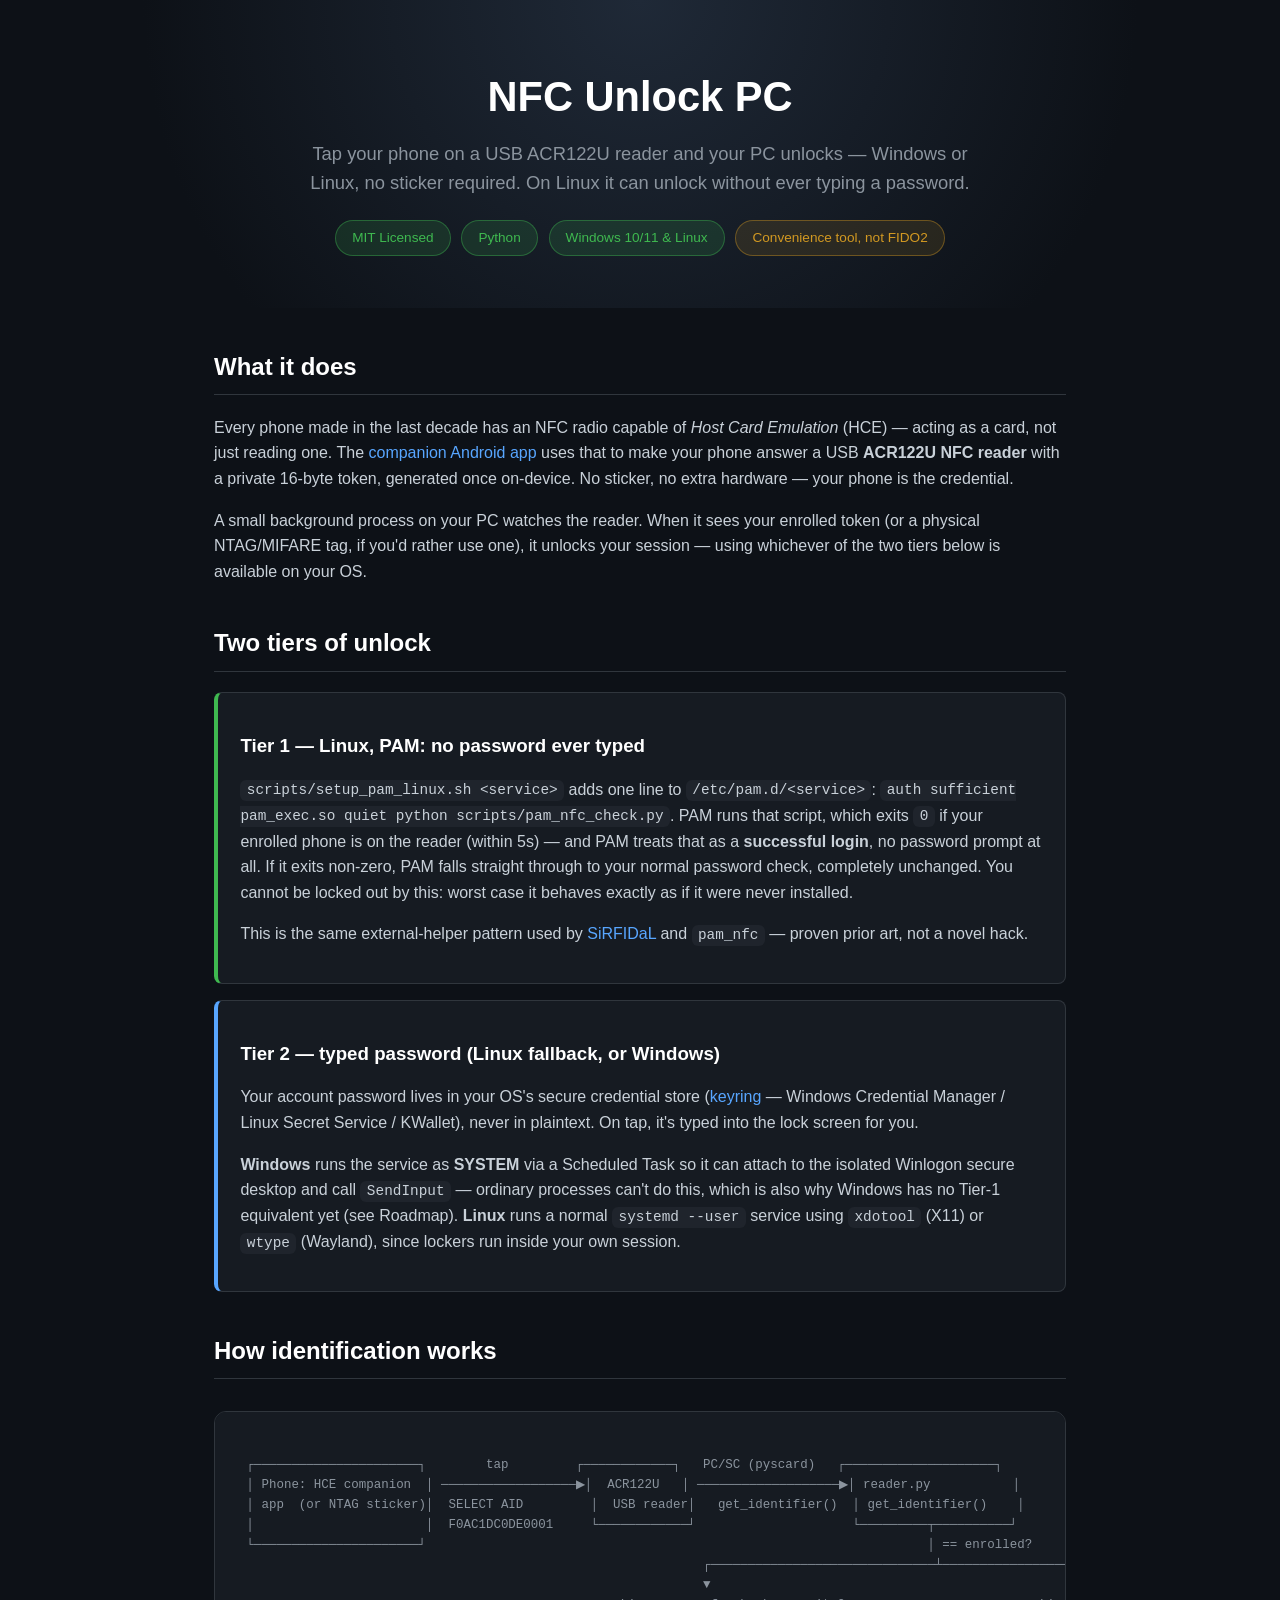
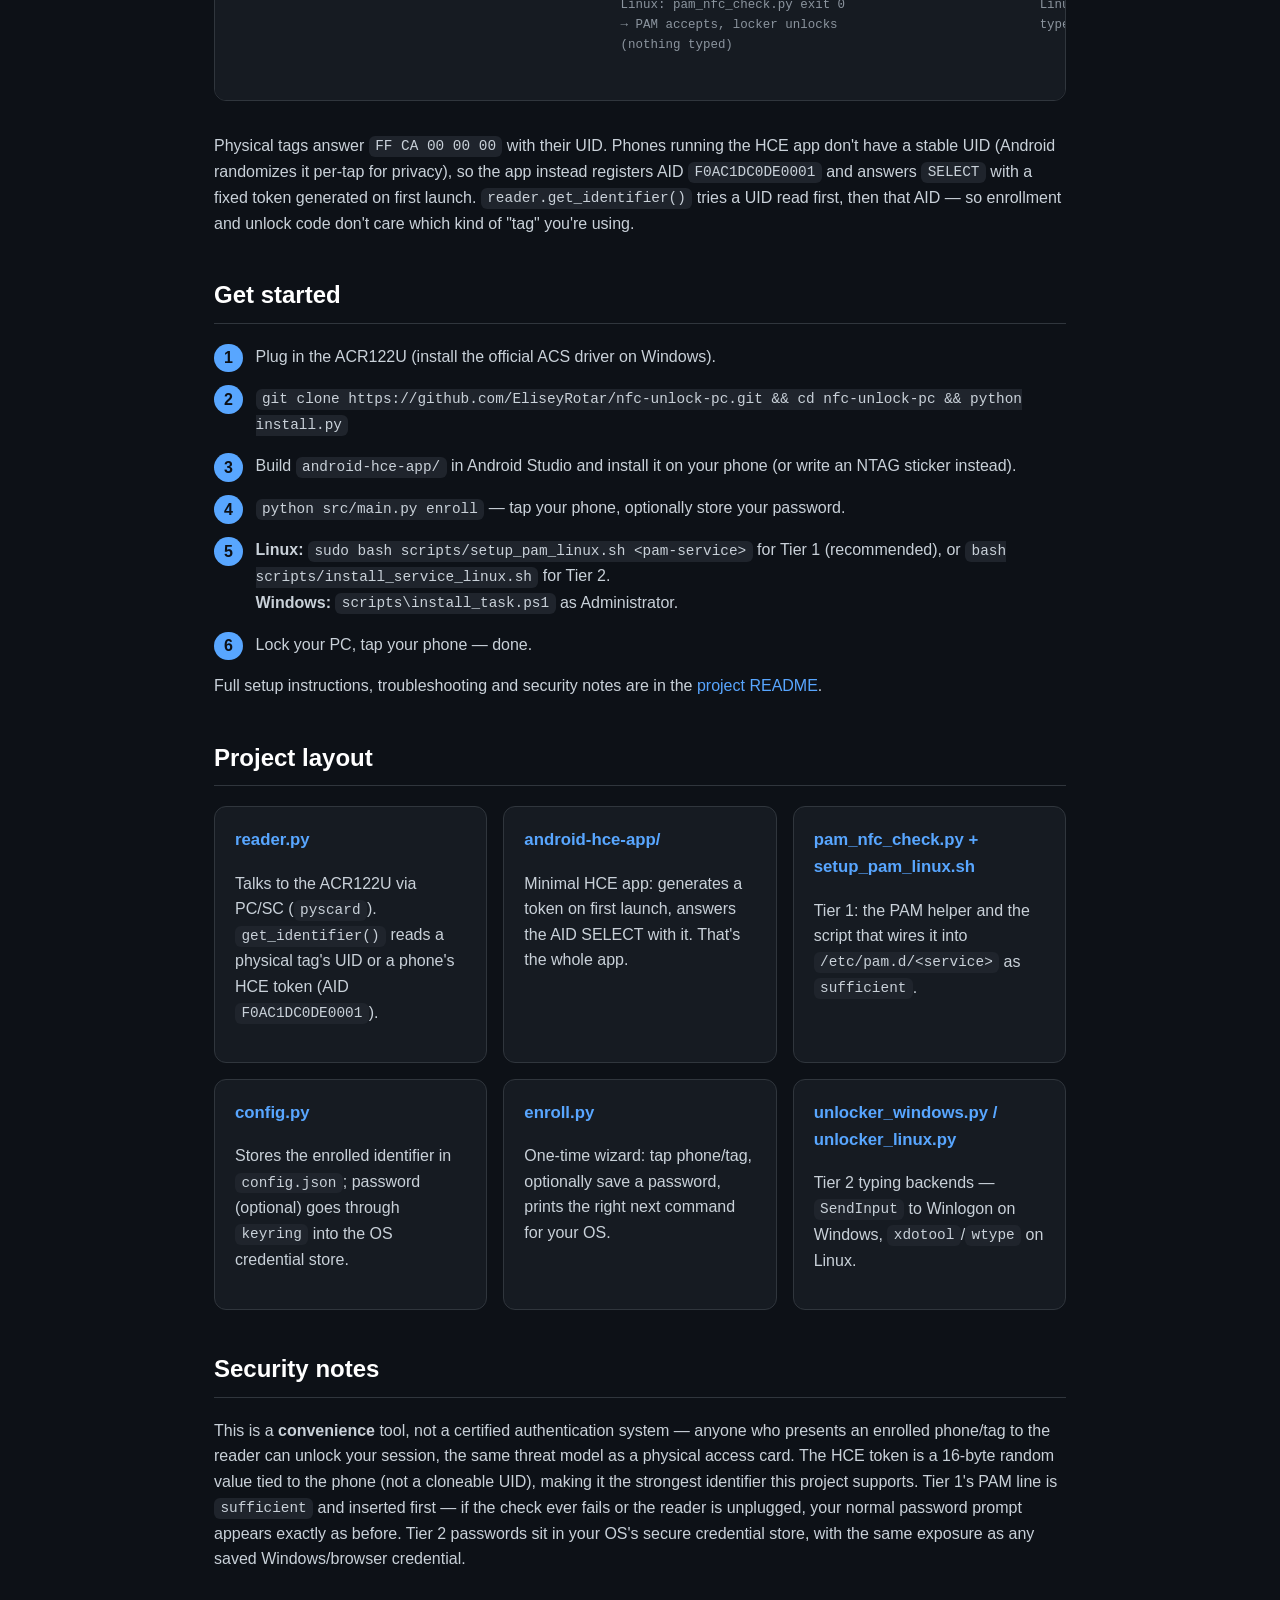
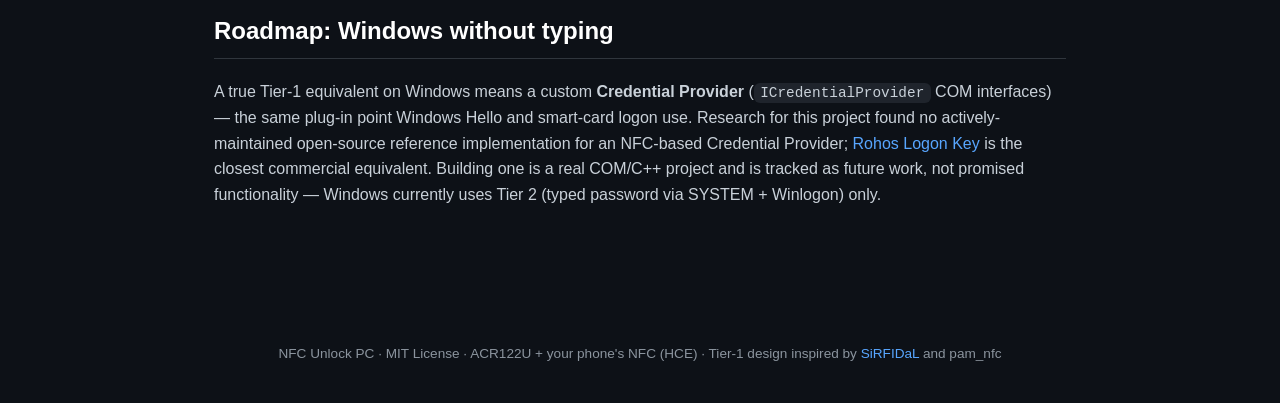
<file: docs/index.html>
<!DOCTYPE html>
<html lang="en">
<head>
  <meta charset="UTF-8">
  <meta name="viewport" content="width=device-width, initial-scale=1.0">
  <title>NFC Unlock PC — tap your phone to unlock Windows or Linux</title>
  <style>
    :root {
      --bg: #0d1117;
      --panel: #161b22;
      --accent: #58a6ff;
      --accent2: #3fb950;
      --accent3: #d29922;
      --text: #c9d1d9;
      --muted: #8b949e;
    }
    * { box-sizing: border-box; }
    body {
      margin: 0;
      font-family: -apple-system, Segoe UI, Roboto, Helvetica, Arial, sans-serif;
      background: var(--bg);
      color: var(--text);
      line-height: 1.6;
    }
    header {
      padding: 4rem 1.5rem 3rem;
      text-align: center;
      background: radial-gradient(circle at top, #1f2937 0%, var(--bg) 70%);
    }
    header h1 {
      font-size: 2.6rem;
      margin: 0 0 0.5rem;
      color: #fff;
    }
    header p {
      color: var(--muted);
      font-size: 1.15rem;
      max-width: 680px;
      margin: 0 auto;
    }
    .badges { margin-top: 1.2rem; }
    .badge {
      display: inline-block;
      margin: 0.2rem;
      padding: 0.4rem 1rem;
      border-radius: 999px;
      background: rgba(63, 185, 80, 0.15);
      color: var(--accent2);
      font-size: 0.85rem;
      border: 1px solid rgba(63, 185, 80, 0.4);
    }
    .badge.warn {
      background: rgba(210, 153, 34, 0.12);
      color: var(--accent3);
      border-color: rgba(210, 153, 34, 0.4);
    }
    main {
      max-width: 900px;
      margin: 0 auto;
      padding: 0 1.5rem 4rem;
    }
    .diagram {
      background: var(--panel);
      border: 1px solid #30363d;
      border-radius: 12px;
      padding: 1.5rem;
      overflow-x: auto;
      font-family: ui-monospace, SFMono-Regular, Menlo, Consolas, monospace;
      font-size: 0.78rem;
      color: var(--muted);
      margin: 2rem 0;
      white-space: pre;
    }
    section { margin: 2.5rem 0; }
    h2 {
      color: #fff;
      border-bottom: 1px solid #30363d;
      padding-bottom: 0.5rem;
    }
    h3.tier {
      color: #fff;
      margin-bottom: 0.3rem;
    }
    table {
      width: 100%;
      border-collapse: collapse;
      margin-top: 1rem;
      font-size: 0.95rem;
    }
    th, td {
      border: 1px solid #30363d;
      padding: 0.6rem 0.8rem;
      text-align: left;
      vertical-align: top;
    }
    th { background: var(--panel); color: #fff; }
    .grid {
      display: grid;
      grid-template-columns: repeat(auto-fit, minmax(220px, 1fr));
      gap: 1rem;
      margin-top: 1rem;
    }
    .card {
      background: var(--panel);
      border: 1px solid #30363d;
      border-radius: 12px;
      padding: 1.25rem;
    }
    .card h3 {
      margin-top: 0;
      color: var(--accent);
      font-size: 1.05rem;
    }
    .tier-block {
      background: var(--panel);
      border: 1px solid #30363d;
      border-left: 4px solid var(--accent2);
      border-radius: 8px;
      padding: 1.2rem 1.4rem;
      margin: 1rem 0;
    }
    .tier-block.tier2 { border-left-color: var(--accent); }
    code, pre {
      background: #1f242c;
      border-radius: 6px;
      padding: 0.15rem 0.4rem;
      font-family: ui-monospace, SFMono-Regular, Menlo, Consolas, monospace;
      font-size: 0.9em;
    }
    pre { display: block; padding: 1rem; overflow-x: auto; }
    a { color: var(--accent); text-decoration: none; }
    a:hover { text-decoration: underline; }
    footer {
      text-align: center;
      color: var(--muted);
      font-size: 0.85rem;
      padding: 2rem 1.5rem 3rem;
    }
    .steps {
      list-style: none;
      padding: 0;
      counter-reset: step;
    }
    .steps li {
      counter-increment: step;
      position: relative;
      padding-left: 2.6rem;
      margin-bottom: 1rem;
    }
    .steps li::before {
      content: counter(step);
      position: absolute;
      left: 0;
      top: 0;
      width: 1.8rem;
      height: 1.8rem;
      border-radius: 50%;
      background: var(--accent);
      color: #0d1117;
      font-weight: bold;
      display: flex;
      align-items: center;
      justify-content: center;
    }
  </style>
</head>
<body>
  <header>
    <h1>NFC Unlock PC</h1>
    <p>Tap your phone on a USB ACR122U reader and your PC unlocks — Windows or Linux,
       no sticker required. On Linux it can unlock without ever typing a password.</p>
    <div class="badges">
      <span class="badge">MIT Licensed</span>
      <span class="badge">Python</span>
      <span class="badge">Windows 10/11 &amp; Linux</span>
      <span class="badge warn">Convenience tool, not FIDO2</span>
    </div>
  </header>

  <main>
    <section>
      <h2>What it does</h2>
      <p>
        Every phone made in the last decade has an NFC radio capable of <em>Host Card
        Emulation</em> (HCE) — acting as a card, not just reading one. The
        <a href="https://github.com/EliseyRotar/nfc-unlock-pc/tree/master/android-hce-app">companion
        Android app</a> uses that to make your phone answer a USB
        <strong>ACR122U NFC reader</strong> with a private 16-byte token, generated once
        on-device. No sticker, no extra hardware — your phone is the credential.
      </p>
      <p>
        A small background process on your PC watches the reader. When it sees your
        enrolled token (or a physical NTAG/MIFARE tag, if you'd rather use one), it
        unlocks your session — using whichever of the two tiers below is available
        on your OS.
      </p>
    </section>

    <section>
      <h2>Two tiers of unlock</h2>

      <div class="tier-block">
        <h3 class="tier">Tier 1 — Linux, PAM: no password ever typed</h3>
        <p>
          <code>scripts/setup_pam_linux.sh &lt;service&gt;</code> adds one line to
          <code>/etc/pam.d/&lt;service&gt;</code>:
          <code>auth sufficient pam_exec.so quiet python scripts/pam_nfc_check.py</code>.
          PAM runs that script, which exits <code>0</code> if your enrolled phone is on
          the reader (within 5s) — and PAM treats that as a <strong>successful login</strong>,
          no password prompt at all. If it exits non-zero, PAM falls straight through to
          your normal password check, completely unchanged. You cannot be locked out by
          this: worst case it behaves exactly as if it were never installed.
        </p>
        <p>
          This is the same external-helper pattern used by
          <a href="https://github.com/jpetazzo/sirfidal">SiRFIDaL</a> and
          <code>pam_nfc</code> — proven prior art, not a novel hack.
        </p>
      </div>

      <div class="tier-block tier2">
        <h3 class="tier">Tier 2 — typed password (Linux fallback, or Windows)</h3>
        <p>
          Your account password lives in your OS's secure credential store
          (<a href="https://pypi.org/project/keyring/">keyring</a> — Windows Credential
          Manager / Linux Secret Service / KWallet), never in plaintext. On tap, it's
          typed into the lock screen for you.
        </p>
        <p>
          <strong>Windows</strong> runs the service as <strong>SYSTEM</strong> via a
          Scheduled Task so it can attach to the isolated Winlogon secure desktop and
          call <code>SendInput</code> — ordinary processes can't do this, which is also
          why Windows has no Tier-1 equivalent yet (see Roadmap).
          <strong>Linux</strong> runs a normal <code>systemd --user</code> service using
          <code>xdotool</code> (X11) or <code>wtype</code> (Wayland), since lockers run
          inside your own session.
        </p>
      </div>
    </section>

    <section>
      <h2>How identification works</h2>
      <div class="diagram">
 ┌──────────────────────┐        tap         ┌────────────┐   PC/SC (pyscard)   ┌────────────────────┐
 │ Phone: HCE companion  │ ──────────────────▶│  ACR122U   │ ───────────────────▶│ reader.py           │
 │ app  (or NTAG sticker)│  SELECT AID         │  USB reader│   get_identifier()  │ get_identifier()    │
 │                       │  F0AC1DC0DE0001     └────────────┘                     └─────────┬──────────┘
 └──────────────────────┘                                                                   │ == enrolled?
                                                              ┌──────────────────────────────┴───────────────────────────┐
                                                              ▼                                                            ▼
                                                   Linux: pam_nfc_check.py exit 0                          Linux Tier 2 / Windows:
                                                   → PAM accepts, locker unlocks                           type stored password + Enter
                                                   (nothing typed)
      </div>
      <p>
        Physical tags answer <code>FF CA 00 00 00</code> with their UID. Phones running
        the HCE app don't have a stable UID (Android randomizes it per-tap for privacy),
        so the app instead registers AID <code>F0AC1DC0DE0001</code> and answers
        <code>SELECT</code> with a fixed token generated on first launch.
        <code>reader.get_identifier()</code> tries a UID read first, then that AID —
        so enrollment and unlock code don't care which kind of "tag" you're using.
      </p>
    </section>

    <section>
      <h2>Get started</h2>
      <ol class="steps">
        <li>Plug in the ACR122U (install the official ACS driver on Windows).</li>
        <li><code>git clone https://github.com/EliseyRotar/nfc-unlock-pc.git &amp;&amp; cd nfc-unlock-pc &amp;&amp; python install.py</code></li>
        <li>Build <code>android-hce-app/</code> in Android Studio and install it on your phone (or write an NTAG sticker instead).</li>
        <li><code>python src/main.py enroll</code> — tap your phone, optionally store your password.</li>
        <li><strong>Linux:</strong> <code>sudo bash scripts/setup_pam_linux.sh &lt;pam-service&gt;</code> for Tier 1 (recommended), or <code>bash scripts/install_service_linux.sh</code> for Tier 2.<br>
            <strong>Windows:</strong> <code>scripts\install_task.ps1</code> as Administrator.</li>
        <li>Lock your PC, tap your phone — done.</li>
      </ol>
      <p>Full setup instructions, troubleshooting and security notes are in the
        <a href="https://github.com/EliseyRotar/nfc-unlock-pc#readme">project README</a>.</p>
    </section>

    <section>
      <h2>Project layout</h2>
      <div class="grid">
        <div class="card">
          <h3>reader.py</h3>
          <p>Talks to the ACR122U via PC/SC (<code>pyscard</code>). <code>get_identifier()</code> reads a physical tag's UID or a phone's HCE token (AID <code>F0AC1DC0DE0001</code>).</p>
        </div>
        <div class="card">
          <h3>android-hce-app/</h3>
          <p>Minimal HCE app: generates a token on first launch, answers the AID SELECT with it. That's the whole app.</p>
        </div>
        <div class="card">
          <h3>pam_nfc_check.py + setup_pam_linux.sh</h3>
          <p>Tier 1: the PAM helper and the script that wires it into <code>/etc/pam.d/&lt;service&gt;</code> as <code>sufficient</code>.</p>
        </div>
        <div class="card">
          <h3>config.py</h3>
          <p>Stores the enrolled identifier in <code>config.json</code>; password (optional) goes through <code>keyring</code> into the OS credential store.</p>
        </div>
        <div class="card">
          <h3>enroll.py</h3>
          <p>One-time wizard: tap phone/tag, optionally save a password, prints the right next command for your OS.</p>
        </div>
        <div class="card">
          <h3>unlocker_windows.py / unlocker_linux.py</h3>
          <p>Tier 2 typing backends — <code>SendInput</code> to Winlogon on Windows, <code>xdotool</code>/<code>wtype</code> on Linux.</p>
        </div>
      </div>
    </section>

    <section>
      <h2>Security notes</h2>
      <p>
        This is a <strong>convenience</strong> tool, not a certified authentication system —
        anyone who presents an enrolled phone/tag to the reader can unlock your session,
        the same threat model as a physical access card. The HCE token is a 16-byte
        random value tied to the phone (not a cloneable UID), making it the strongest
        identifier this project supports. Tier 1's PAM line is <code>sufficient</code>
        and inserted first — if the check ever fails or the reader is unplugged, your
        normal password prompt appears exactly as before. Tier 2 passwords sit in your
        OS's secure credential store, with the same exposure as any saved
        Windows/browser credential.
      </p>
    </section>

    <section>
      <h2>Roadmap: Windows without typing</h2>
      <p>
        A true Tier-1 equivalent on Windows means a custom <strong>Credential
        Provider</strong> (<code>ICredentialProvider</code> COM interfaces) — the same
        plug-in point Windows Hello and smart-card logon use. Research for this project
        found no actively-maintained open-source reference implementation for an
        NFC-based Credential Provider; <a href="https://rohos.com/">Rohos Logon Key</a>
        is the closest commercial equivalent. Building one is a real COM/C++ project and
        is tracked as future work, not promised functionality — Windows currently uses
        Tier 2 (typed password via SYSTEM + Winlogon) only.
      </p>
    </section>
  </main>

  <footer>
    NFC Unlock PC · MIT License · ACR122U + your phone's NFC (HCE) ·
    Tier-1 design inspired by <a href="https://github.com/jpetazzo/sirfidal">SiRFIDaL</a> and pam_nfc
  </footer>
</body>
</html>
</file>
